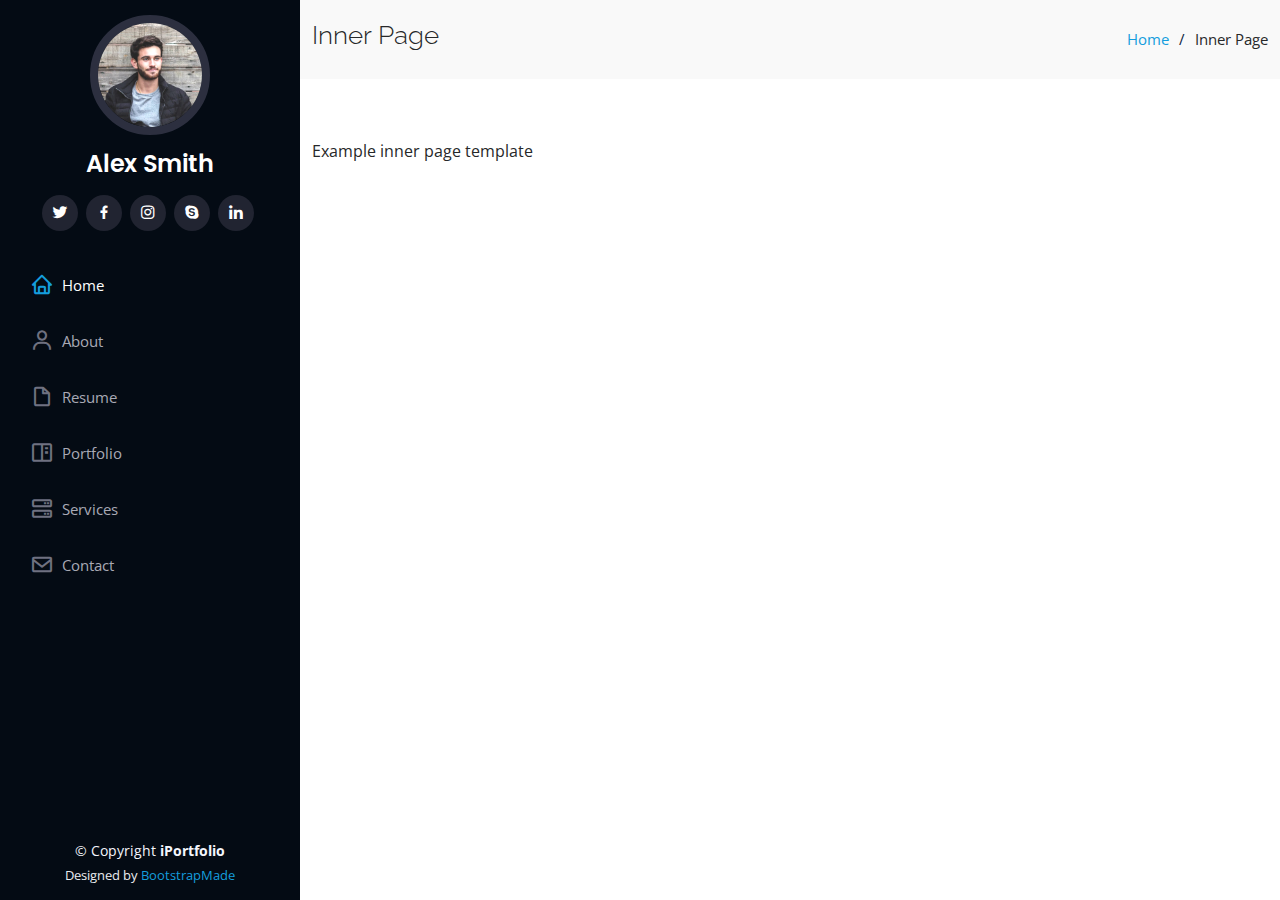
<file: inner-page.html>
<!DOCTYPE html>
<html lang="en">

<head>
  <meta charset="utf-8">
  <meta content="width=device-width, initial-scale=1.0" name="viewport">

  <title>Inner Page - iPortfolio Bootstrap Template</title>
  <meta content="" name="description">
  <meta content="" name="keywords">

  <!-- Favicons -->
  <link href="assets/img/favicon.png" rel="icon">
  <link href="assets/img/apple-touch-icon.png" rel="apple-touch-icon">

  <!-- Google Fonts -->
  <link href="https://fonts.googleapis.com/css?family=Open+Sans:300,300i,400,400i,600,600i,700,700i|Raleway:300,300i,400,400i,500,500i,600,600i,700,700i|Poppins:300,300i,400,400i,500,500i,600,600i,700,700i" rel="stylesheet">

  <!-- Vendor CSS Files -->
  <link href="assets/vendor/aos/aos.css" rel="stylesheet">
  <link href="assets/vendor/bootstrap/css/bootstrap.min.css" rel="stylesheet">
  <link href="assets/vendor/bootstrap-icons/bootstrap-icons.css" rel="stylesheet">
  <link href="assets/vendor/boxicons/css/boxicons.min.css" rel="stylesheet">
  <link href="assets/vendor/glightbox/css/glightbox.min.css" rel="stylesheet">
  <link href="assets/vendor/swiper/swiper-bundle.min.css" rel="stylesheet">

  <!-- Template Main CSS File -->
  <link href="assets/css/style.css" rel="stylesheet">

  <!-- =======================================================
  * Template Name: iPortfolio - v3.9.1
  * Template URL: https://bootstrapmade.com/iportfolio-bootstrap-portfolio-websites-template/
  * Author: BootstrapMade.com
  * License: https://bootstrapmade.com/license/
  ======================================================== -->
</head>

<body>

  <!-- ======= Mobile nav toggle button ======= -->
  <i class="bi bi-list mobile-nav-toggle d-xl-none"></i>

  <!-- ======= Header ======= -->
  <header id="header">
    <div class="d-flex flex-column">

      <div class="profile">
        <img src="assets/img/profile-img.jpg" alt="" class="img-fluid rounded-circle">
        <h1 class="text-light"><a href="index.html">Alex Smith</a></h1>
        <div class="social-links mt-3 text-center">
          <a href="#" class="twitter"><i class="bx bxl-twitter"></i></a>
          <a href="#" class="facebook"><i class="bx bxl-facebook"></i></a>
          <a href="#" class="instagram"><i class="bx bxl-instagram"></i></a>
          <a href="#" class="google-plus"><i class="bx bxl-skype"></i></a>
          <a href="#" class="linkedin"><i class="bx bxl-linkedin"></i></a>
        </div>
      </div>

      <nav id="navbar" class="nav-menu navbar">
        <ul>
          <li><a href="#hero" class="nav-link scrollto active"><i class="bx bx-home"></i> <span>Home</span></a></li>
          <li><a href="#about" class="nav-link scrollto"><i class="bx bx-user"></i> <span>About</span></a></li>
          <li><a href="#resume" class="nav-link scrollto"><i class="bx bx-file-blank"></i> <span>Resume</span></a></li>
          <li><a href="#portfolio" class="nav-link scrollto"><i class="bx bx-book-content"></i> <span>Portfolio</span></a></li>
          <li><a href="#services" class="nav-link scrollto"><i class="bx bx-server"></i> <span>Services</span></a></li>
          <li><a href="#contact" class="nav-link scrollto"><i class="bx bx-envelope"></i> <span>Contact</span></a></li>
        </ul>
      </nav><!-- .nav-menu -->
    </div>
  </header><!-- End Header -->

  <main id="main">

    <!-- ======= Breadcrumbs ======= -->
    <section class="breadcrumbs">
      <div class="container">

        <div class="d-flex justify-content-between align-items-center">
          <h2>Inner Page</h2>
          <ol>
            <li><a href="index.html">Home</a></li>
            <li>Inner Page</li>
          </ol>
        </div>

      </div>
    </section><!-- End Breadcrumbs -->

    <section class="inner-page">
      <div class="container">
        <p>
          Example inner page template
        </p>
      </div>
    </section>

  </main><!-- End #main -->

  <!-- ======= Footer ======= -->
  <footer id="footer">
    <div class="container">
      <div class="copyright">
        &copy; Copyright <strong><span>iPortfolio</span></strong>
      </div>
      <div class="credits">
        <!-- All the links in the footer should remain intact. -->
        <!-- You can delete the links only if you purchased the pro version. -->
        <!-- Licensing information: https://bootstrapmade.com/license/ -->
        <!-- Purchase the pro version with working PHP/AJAX contact form: https://bootstrapmade.com/iportfolio-bootstrap-portfolio-websites-template/ -->
        Designed by <a href="https://bootstrapmade.com/">BootstrapMade</a>
      </div>
    </div>
  </footer><!-- End  Footer -->

  <a href="#" class="back-to-top d-flex align-items-center justify-content-center"><i class="bi bi-arrow-up-short"></i></a>

  <!-- Vendor JS Files -->
  <script src="assets/vendor/purecounter/purecounter_vanilla.js"></script>
  <script src="assets/vendor/aos/aos.js"></script>
  <script src="assets/vendor/bootstrap/js/bootstrap.bundle.min.js"></script>
  <script src="assets/vendor/glightbox/js/glightbox.min.js"></script>
  <script src="assets/vendor/isotope-layout/isotope.pkgd.min.js"></script>
  <script src="assets/vendor/swiper/swiper-bundle.min.js"></script>
  <script src="assets/vendor/typed.js/typed.min.js"></script>
  <script src="assets/vendor/waypoints/noframework.waypoints.js"></script>
  <script src="assets/vendor/php-email-form/validate.js"></script>

  <!-- Template Main JS File -->
  <script src="assets/js/main.js"></script>

</body>

</html>
</file>
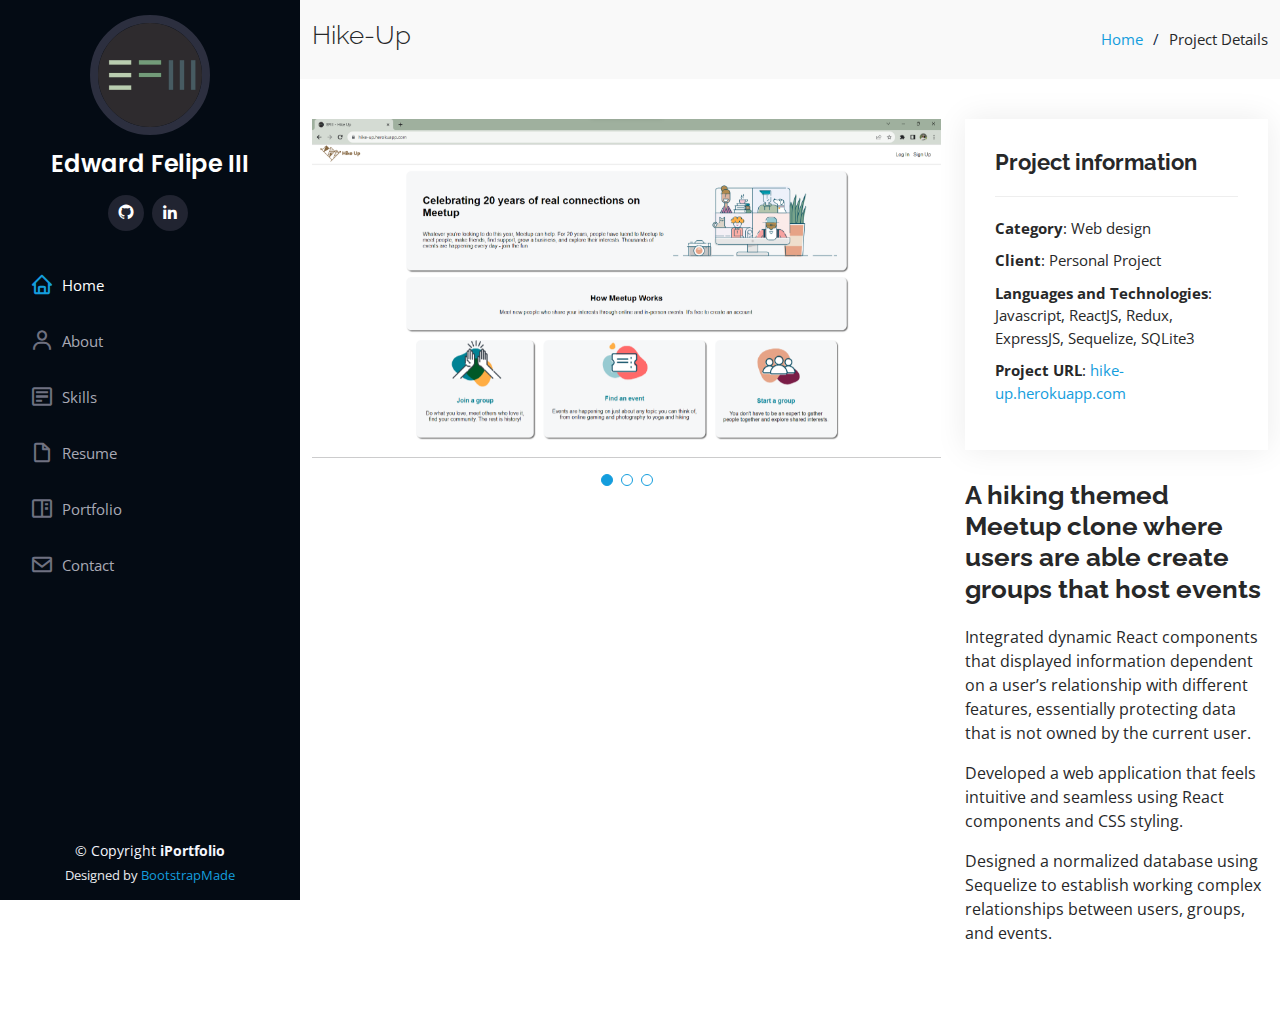
<file: portfolio-details-hike-up.html>
<!DOCTYPE html>
<html lang="en">

<head>
  <meta charset="utf-8">
  <meta content="width=device-width, initial-scale=1.0" name="viewport">

  <title>Portfolio Details - iPortfolio Bootstrap Template</title>
  <meta content="" name="description">
  <meta content="" name="keywords">

  <!-- Favicons -->
  <link href="assets/img/favicon.png" rel="icon">
  <link href="assets/img/apple-touch-icon.png" rel="apple-touch-icon">

  <!-- Google Fonts -->
  <link
    href="https://fonts.googleapis.com/css?family=Open+Sans:300,300i,400,400i,600,600i,700,700i|Raleway:300,300i,400,400i,500,500i,600,600i,700,700i|Poppins:300,300i,400,400i,500,500i,600,600i,700,700i"
    rel="stylesheet">

  <!-- Vendor CSS Files -->
  <link href="assets/vendor/aos/aos.css" rel="stylesheet">
  <link href="assets/vendor/bootstrap/css/bootstrap.min.css" rel="stylesheet">
  <link href="assets/vendor/bootstrap-icons/bootstrap-icons.css" rel="stylesheet">
  <link href="assets/vendor/boxicons/css/boxicons.min.css" rel="stylesheet">
  <link href="assets/vendor/glightbox/css/glightbox.min.css" rel="stylesheet">
  <link href="assets/vendor/swiper/swiper-bundle.min.css" rel="stylesheet">

  <!-- Template Main CSS File -->
  <link href="assets/css/style.css" rel="stylesheet">

  <!-- =======================================================
  * Template Name: iPortfolio - v3.9.1
  * Template URL: https://bootstrapmade.com/iportfolio-bootstrap-portfolio-websites-template/
  * Author: BootstrapMade.com
  * License: https://bootstrapmade.com/license/
  ======================================================== -->
</head>

<body>

  <!-- ======= Mobile nav toggle button ======= -->
  <i class="bi bi-list mobile-nav-toggle d-xl-none"></i>

  <!-- ======= Header ======= -->
  <header id="header">
    <div class="d-flex flex-column">

      <div class="profile">
        <img src="assets/img/my-portfolio/logo-dark-square.png" alt="" class="img-fluid rounded-circle">
        <h1 class="text-light"><a href="index.html">Edward Felipe III</a></h1>
        <div class="social-links mt-3 text-center">
          <a href="https://github.com/E-F-III" target="_blank" class="github"><i class='bx bxl-github'></i></a>
          <a href="https://www.linkedin.com/in/efiii/" target="_blank" class="linkedin"><i
              class="bx bxl-linkedin"></i></a>
        </div>
      </div>

      <nav id="navbar" class="nav-menu navbar">
        <ul>
          <li><a href="index.html#hero" class="nav-link scrollto active"><i class="bx bx-home"></i> <span>Home</span></a></li>
          <li><a href="index.html#about" class="nav-link scrollto"><i class="bx bx-user"></i> <span>About</span></a></li>
          <li><a href="index.html#skills" class="nav-link scrollto"><i class="bx bx-detail"></i> <span>Skills</span></a></li>
          <li><a href="index.html#resume" class="nav-link scrollto"><i class="bx bx-file-blank"></i> <span>Resume</span></a></li>
          <li><a href="index.html#portfolio" class="nav-link scrollto"><i
                class="bx bx-book-content"></i><span>Portfolio</span></a></li>
          <li><a href="index.html#contact" class="nav-link scrollto"><i class="bx bx-envelope"></i> <span>Contact</span></a></li>
        </ul>
      </nav><!-- .nav-menu -->
    </div>
  </header><!-- End Header -->

  <main id="main">

    <!-- ======= Breadcrumbs ======= -->
    <section id="breadcrumbs" class="breadcrumbs">
      <div class="container">

        <div class="d-flex justify-content-between align-items-center">
          <h2>Hike-Up</h2>
          <ol>
            <li><a href="index.html">Home</a></li>
            <li>Project Details</li>
          </ol>
        </div>

      </div>
    </section><!-- End Breadcrumbs -->

    <!-- ======= Portfolio Details Section ======= -->
    <section id="portfolio-details" class="portfolio-details">
      <div class="container">

        <div class="row gy-4">

          <div class="col-lg-8">
            <div class="portfolio-details-slider swiper">
              <div class="swiper-wrapper align-items-center">

                <div class="swiper-slide">
                  <img src="assets/img/my-portfolio/project-screenshots/hike-up-splash.png" alt="">
                </div>

                <div class="swiper-slide">
                  <img src="assets/img/my-portfolio/project-screenshots/hike-up-events-and-groups.png" alt="">
                </div>

                <div class="swiper-slide">
                  <img src="assets/img/my-portfolio/project-screenshots/hike-up-events-of-groups.png" alt="">
                </div>

              </div>
              <div class="swiper-pagination"></div>
            </div>
          </div>

          <div class="col-lg-4">
            <div class="portfolio-info">
              <h3>Project information</h3>
              <ul>
                <li><strong>Category</strong>: Web design</li>
                <li><strong>Client</strong>: Personal Project</li>
                <li><strong>Languages and Technologies</strong>: Javascript, ReactJS, Redux, ExpressJS, Sequelize,
                  SQLite3</li>
                <li><strong>Project URL</strong>: <a href="https://hike-up.herokuapp.com/"
                    target="_blank">hike-up.herokuapp.com</a></li>
              </ul>
            </div>
            <div class="portfolio-description">
              <h2>A hiking themed Meetup clone where users are able create groups that host events</h2>
              <p>
                Integrated dynamic React components that displayed information dependent on a user’s relationship with
                different features, essentially protecting data that is not owned by the current user.
              </p>
              <p>
                Developed a web application that feels intuitive and seamless using React components and CSS styling.
              </p>
              <p>
                Designed a normalized database using Sequelize to establish working complex relationships between users,
                groups, and events.
              </p>

            </div>
          </div>

        </div>

      </div>
    </section><!-- End Portfolio Details Section -->

  </main><!-- End #main -->

  <!-- ======= Footer ======= -->
  <footer id="footer">
    <div class="container">
      <div class="copyright">
        &copy; Copyright <strong><span>iPortfolio</span></strong>
      </div>
      <div class="credits">
        <!-- All the links in the footer should remain intact. -->
        <!-- You can delete the links only if you purchased the pro version. -->
        <!-- Licensing information: https://bootstrapmade.com/license/ -->
        <!-- Purchase the pro version with working PHP/AJAX contact form: https://bootstrapmade.com/iportfolio-bootstrap-portfolio-websites-template/ -->
        Designed by <a href="https://bootstrapmade.com/">BootstrapMade</a>
      </div>
    </div>
  </footer><!-- End  Footer -->

  <a href="#" class="back-to-top d-flex align-items-center justify-content-center"><i
      class="bi bi-arrow-up-short"></i></a>

  <!-- Vendor JS Files -->
  <script src="assets/vendor/purecounter/purecounter_vanilla.js"></script>
  <script src="assets/vendor/aos/aos.js"></script>
  <script src="assets/vendor/bootstrap/js/bootstrap.bundle.min.js"></script>
  <script src="assets/vendor/glightbox/js/glightbox.min.js"></script>
  <script src="assets/vendor/isotope-layout/isotope.pkgd.min.js"></script>
  <script src="assets/vendor/swiper/swiper-bundle.min.js"></script>
  <script src="assets/vendor/typed.js/typed.min.js"></script>
  <script src="assets/vendor/waypoints/noframework.waypoints.js"></script>
  <script src="assets/vendor/php-email-form/validate.js"></script>

  <!-- Template Main JS File -->
  <script src="assets/js/main.js"></script>

</body>

</html>
</file>
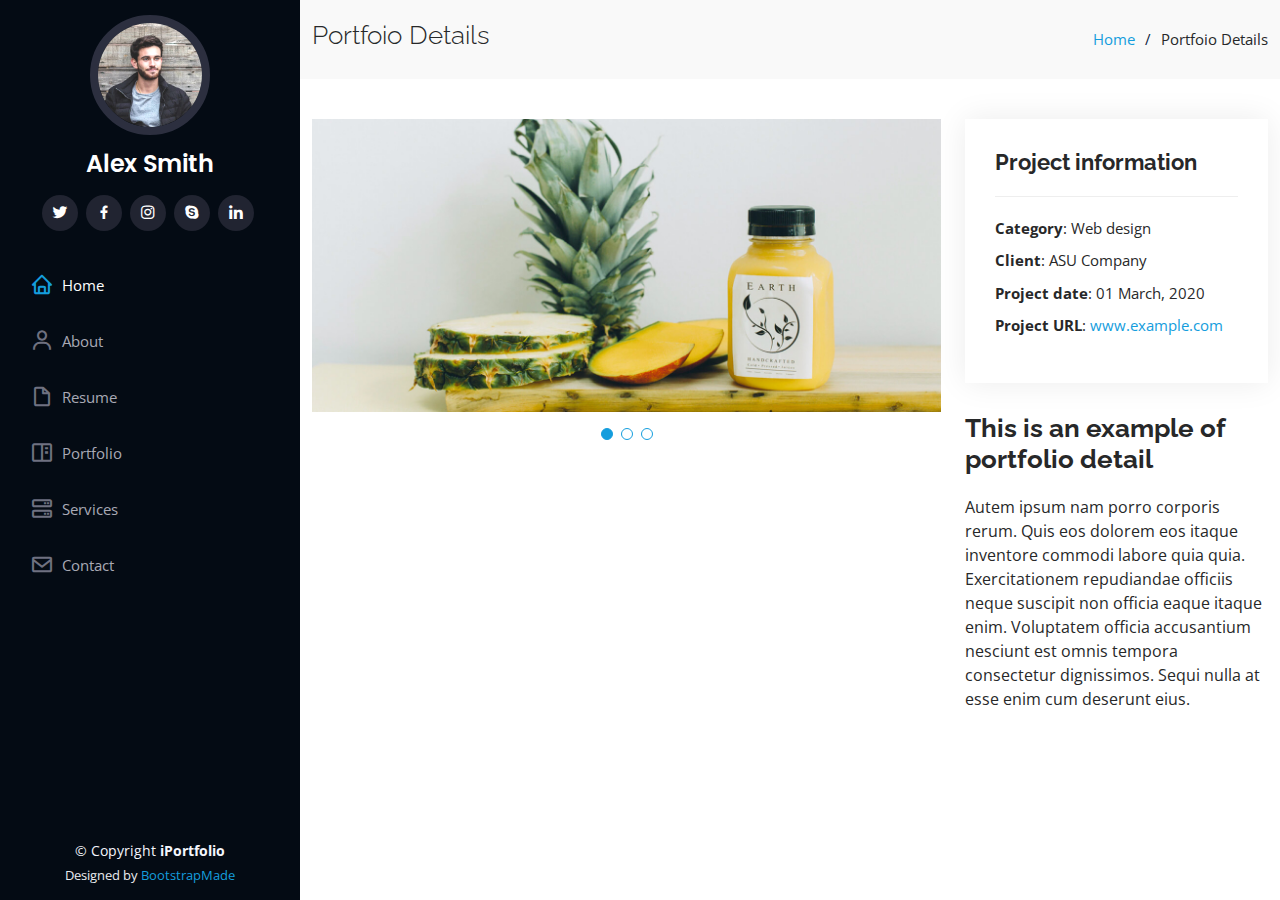
<file: portfolio-details-leinter-scape.html>
<!DOCTYPE html>
<html lang="en">

<head>
  <meta charset="utf-8">
  <meta content="width=device-width, initial-scale=1.0" name="viewport">

  <title>Portfolio Details - iPortfolio Bootstrap Template</title>
  <meta content="" name="description">
  <meta content="" name="keywords">

  <!-- Favicons -->
  <link href="assets/img/favicon.png" rel="icon">
  <link href="assets/img/apple-touch-icon.png" rel="apple-touch-icon">

  <!-- Google Fonts -->
  <link href="https://fonts.googleapis.com/css?family=Open+Sans:300,300i,400,400i,600,600i,700,700i|Raleway:300,300i,400,400i,500,500i,600,600i,700,700i|Poppins:300,300i,400,400i,500,500i,600,600i,700,700i" rel="stylesheet">

  <!-- Vendor CSS Files -->
  <link href="assets/vendor/aos/aos.css" rel="stylesheet">
  <link href="assets/vendor/bootstrap/css/bootstrap.min.css" rel="stylesheet">
  <link href="assets/vendor/bootstrap-icons/bootstrap-icons.css" rel="stylesheet">
  <link href="assets/vendor/boxicons/css/boxicons.min.css" rel="stylesheet">
  <link href="assets/vendor/glightbox/css/glightbox.min.css" rel="stylesheet">
  <link href="assets/vendor/swiper/swiper-bundle.min.css" rel="stylesheet">

  <!-- Template Main CSS File -->
  <link href="assets/css/style.css" rel="stylesheet">

  <!-- =======================================================
  * Template Name: iPortfolio - v3.9.1
  * Template URL: https://bootstrapmade.com/iportfolio-bootstrap-portfolio-websites-template/
  * Author: BootstrapMade.com
  * License: https://bootstrapmade.com/license/
  ======================================================== -->
</head>

<body>

  <!-- ======= Mobile nav toggle button ======= -->
  <i class="bi bi-list mobile-nav-toggle d-xl-none"></i>

  <!-- ======= Header ======= -->
  <header id="header">
    <div class="d-flex flex-column">

      <div class="profile">
        <img src="assets/img/profile-img.jpg" alt="" class="img-fluid rounded-circle">
        <h1 class="text-light"><a href="index.html">Alex Smith</a></h1>
        <div class="social-links mt-3 text-center">
          <a href="#" class="twitter"><i class="bx bxl-twitter"></i></a>
          <a href="#" class="facebook"><i class="bx bxl-facebook"></i></a>
          <a href="#" class="instagram"><i class="bx bxl-instagram"></i></a>
          <a href="#" class="google-plus"><i class="bx bxl-skype"></i></a>
          <a href="#" class="linkedin"><i class="bx bxl-linkedin"></i></a>
        </div>
      </div>

      <nav id="navbar" class="nav-menu navbar">
        <ul>
          <li><a href="#hero" class="nav-link scrollto active"><i class="bx bx-home"></i> <span>Home</span></a></li>
          <li><a href="#about" class="nav-link scrollto"><i class="bx bx-user"></i> <span>About</span></a></li>
          <li><a href="#resume" class="nav-link scrollto"><i class="bx bx-file-blank"></i> <span>Resume</span></a></li>
          <li><a href="#portfolio" class="nav-link scrollto"><i class="bx bx-book-content"></i> <span>Portfolio</span></a></li>
          <li><a href="#services" class="nav-link scrollto"><i class="bx bx-server"></i> <span>Services</span></a></li>
          <li><a href="#contact" class="nav-link scrollto"><i class="bx bx-envelope"></i> <span>Contact</span></a></li>
        </ul>
      </nav><!-- .nav-menu -->
    </div>
  </header><!-- End Header -->

  <main id="main">

    <!-- ======= Breadcrumbs ======= -->
    <section id="breadcrumbs" class="breadcrumbs">
      <div class="container">

        <div class="d-flex justify-content-between align-items-center">
          <h2>Portfoio Details</h2>
          <ol>
            <li><a href="index.html">Home</a></li>
            <li>Portfoio Details</li>
          </ol>
        </div>

      </div>
    </section><!-- End Breadcrumbs -->

    <!-- ======= Portfolio Details Section ======= -->
    <section id="portfolio-details" class="portfolio-details">
      <div class="container">

        <div class="row gy-4">

          <div class="col-lg-8">
            <div class="portfolio-details-slider swiper">
              <div class="swiper-wrapper align-items-center">

                <div class="swiper-slide">
                  <img src="assets/img/portfolio/portfolio-details-1.jpg" alt="">
                </div>

                <div class="swiper-slide">
                  <img src="assets/img/portfolio/portfolio-details-2.jpg" alt="">
                </div>

                <div class="swiper-slide">
                  <img src="assets/img/portfolio/portfolio-details-3.jpg" alt="">
                </div>

              </div>
              <div class="swiper-pagination"></div>
            </div>
          </div>

          <div class="col-lg-4">
            <div class="portfolio-info">
              <h3>Project information</h3>
              <ul>
                <li><strong>Category</strong>: Web design</li>
                <li><strong>Client</strong>: ASU Company</li>
                <li><strong>Project date</strong>: 01 March, 2020</li>
                <li><strong>Project URL</strong>: <a href="#">www.example.com</a></li>
              </ul>
            </div>
            <div class="portfolio-description">
              <h2>This is an example of portfolio detail</h2>
              <p>
                Autem ipsum nam porro corporis rerum. Quis eos dolorem eos itaque inventore commodi labore quia quia. Exercitationem repudiandae officiis neque suscipit non officia eaque itaque enim. Voluptatem officia accusantium nesciunt est omnis tempora consectetur dignissimos. Sequi nulla at esse enim cum deserunt eius.
              </p>
            </div>
          </div>

        </div>

      </div>
    </section><!-- End Portfolio Details Section -->

  </main><!-- End #main -->

  <!-- ======= Footer ======= -->
  <footer id="footer">
    <div class="container">
      <div class="copyright">
        &copy; Copyright <strong><span>iPortfolio</span></strong>
      </div>
      <div class="credits">
        <!-- All the links in the footer should remain intact. -->
        <!-- You can delete the links only if you purchased the pro version. -->
        <!-- Licensing information: https://bootstrapmade.com/license/ -->
        <!-- Purchase the pro version with working PHP/AJAX contact form: https://bootstrapmade.com/iportfolio-bootstrap-portfolio-websites-template/ -->
        Designed by <a href="https://bootstrapmade.com/">BootstrapMade</a>
      </div>
    </div>
  </footer><!-- End  Footer -->

  <a href="#" class="back-to-top d-flex align-items-center justify-content-center"><i class="bi bi-arrow-up-short"></i></a>

  <!-- Vendor JS Files -->
  <script src="assets/vendor/purecounter/purecounter_vanilla.js"></script>
  <script src="assets/vendor/aos/aos.js"></script>
  <script src="assets/vendor/bootstrap/js/bootstrap.bundle.min.js"></script>
  <script src="assets/vendor/glightbox/js/glightbox.min.js"></script>
  <script src="assets/vendor/isotope-layout/isotope.pkgd.min.js"></script>
  <script src="assets/vendor/swiper/swiper-bundle.min.js"></script>
  <script src="assets/vendor/typed.js/typed.min.js"></script>
  <script src="assets/vendor/waypoints/noframework.waypoints.js"></script>
  <script src="assets/vendor/php-email-form/validate.js"></script>

  <!-- Template Main JS File -->
  <script src="assets/js/main.js"></script>

</body>

</html>
</file>
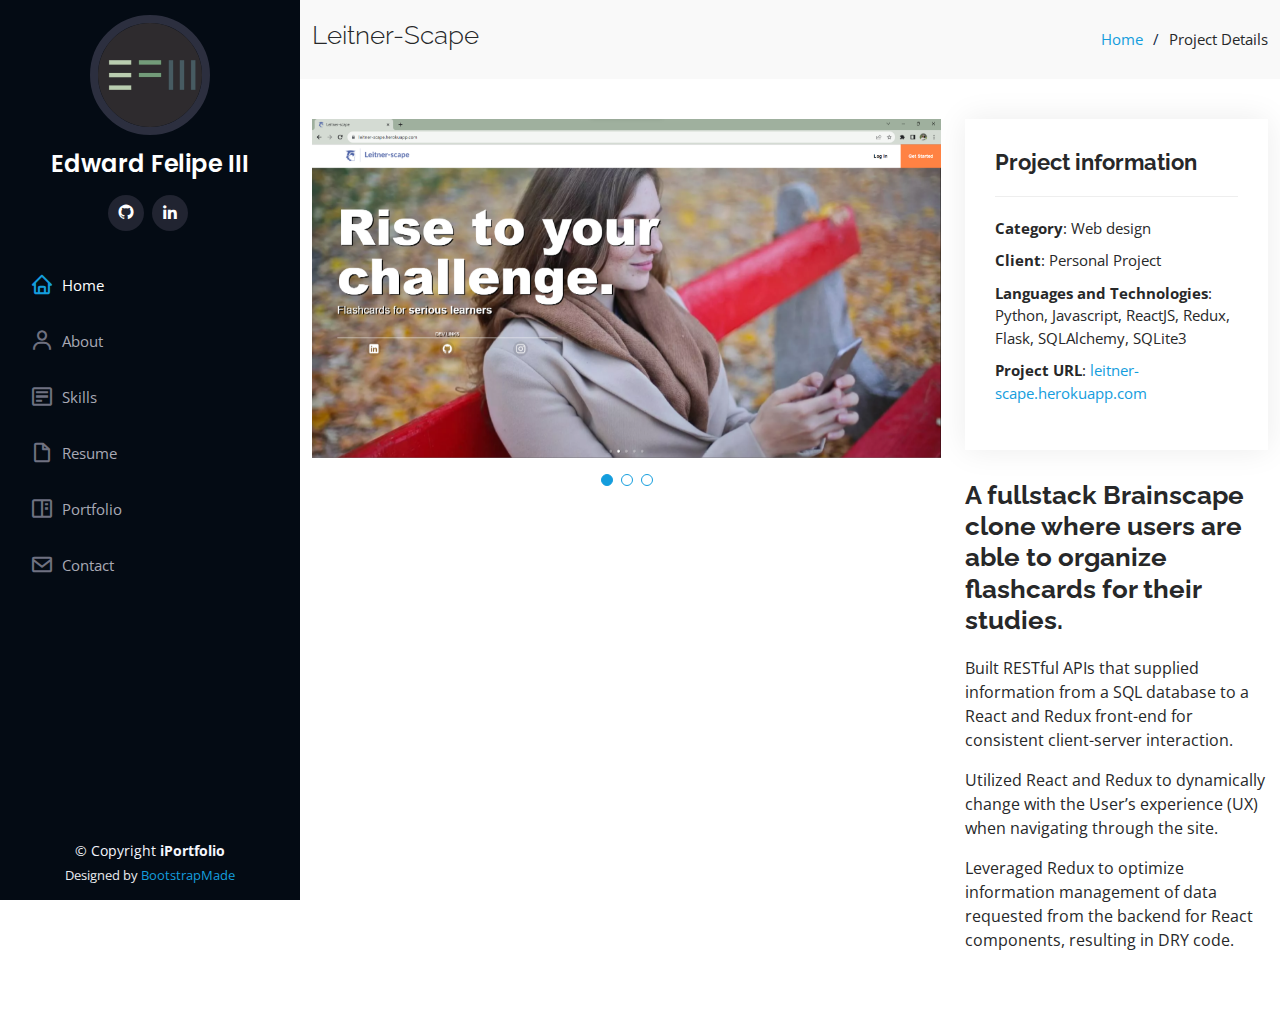
<file: portfolio-details-leitner-scape.html>
<!DOCTYPE html>
<html lang="en">

<head>
  <meta charset="utf-8">
  <meta content="width=device-width, initial-scale=1.0" name="viewport">

  <title>Portfolio Details - iPortfolio Bootstrap Template</title>
  <meta content="" name="description">
  <meta content="" name="keywords">

  <!-- Favicons -->
  <link href="assets/img/favicon.png" rel="icon">
  <link href="assets/img/apple-touch-icon.png" rel="apple-touch-icon">

  <!-- Google Fonts -->
  <link
    href="https://fonts.googleapis.com/css?family=Open+Sans:300,300i,400,400i,600,600i,700,700i|Raleway:300,300i,400,400i,500,500i,600,600i,700,700i|Poppins:300,300i,400,400i,500,500i,600,600i,700,700i"
    rel="stylesheet">

  <!-- Vendor CSS Files -->
  <link href="assets/vendor/aos/aos.css" rel="stylesheet">
  <link href="assets/vendor/bootstrap/css/bootstrap.min.css" rel="stylesheet">
  <link href="assets/vendor/bootstrap-icons/bootstrap-icons.css" rel="stylesheet">
  <link href="assets/vendor/boxicons/css/boxicons.min.css" rel="stylesheet">
  <link href="assets/vendor/glightbox/css/glightbox.min.css" rel="stylesheet">
  <link href="assets/vendor/swiper/swiper-bundle.min.css" rel="stylesheet">

  <!-- Template Main CSS File -->
  <link href="assets/css/style.css" rel="stylesheet">

  <!-- =======================================================
  * Template Name: iPortfolio - v3.9.1
  * Template URL: https://bootstrapmade.com/iportfolio-bootstrap-portfolio-websites-template/
  * Author: BootstrapMade.com
  * License: https://bootstrapmade.com/license/
  ======================================================== -->
</head>

<body>

  <!-- ======= Mobile nav toggle button ======= -->
  <i class="bi bi-list mobile-nav-toggle d-xl-none"></i>

  <!-- ======= Header ======= -->
  <header id="header">
    <div class="d-flex flex-column">

      <div class="profile">
        <img src="assets/img/my-portfolio/logo-dark-square.png" alt="" class="img-fluid rounded-circle">
        <h1 class="text-light"><a href="index.html">Edward Felipe III</a></h1>
        <div class="social-links mt-3 text-center">
          <a href="https://github.com/E-F-III" target="_blank" class="github"><i class='bx bxl-github'></i></a>
          <a href="https://www.linkedin.com/in/efiii/" target="_blank" class="linkedin"><i
              class="bx bxl-linkedin"></i></a>
        </div>
      </div>

      <nav id="navbar" class="nav-menu navbar">
        <ul>
          <li><a href="index.html#hero" class="nav-link scrollto active"><i class="bx bx-home"></i> <span>Home</span></a></li>
          <li><a href="index.html#about" class="nav-link scrollto"><i class="bx bx-user"></i> <span>About</span></a></li>
          <li><a href="index.html#skills" class="nav-link scrollto"><i class="bx bx-detail"></i> <span>Skills</span></a></li>
          <li><a href="index.html#resume" class="nav-link scrollto"><i class="bx bx-file-blank"></i> <span>Resume</span></a></li>
          <li><a href="index.html#portfolio" class="nav-link scrollto"><i
                class="bx bx-book-content"></i><span>Portfolio</span></a></li>
          <li><a href="index.html#contact" class="nav-link scrollto"><i class="bx bx-envelope"></i> <span>Contact</span></a></li>
        </ul>
      </nav><!-- .nav-menu -->
    </div>
  </header><!-- End Header -->

  <main id="main">

    <!-- ======= Breadcrumbs ======= -->
    <section id="breadcrumbs" class="breadcrumbs">
      <div class="container">

        <div class="d-flex justify-content-between align-items-center">
          <h2>Leitner-Scape</h2>
          <ol>
            <li><a href="index.html">Home</a></li>
            <li>Project Details</li>
          </ol>
        </div>
      </div>
    </section><!-- End Breadcrumbs -->

    <!-- ======= Portfolio Details Section ======= -->
    <section id="portfolio-details" class="portfolio-details">
      <div class="container">

        <div class="row gy-4">

          <div class="col-lg-8">
            <div class="portfolio-details-slider swiper">
              <div class="swiper-wrapper align-items-center">

                <div class="swiper-slide">
                  <img src="assets/img/my-portfolio/project-screenshots/leitner-scape-splash.png" alt="">
                </div>

                <div class="swiper-slide">
                  <img src="assets/img/my-portfolio/project-screenshots/leitner-scape-classes-and-decks.png" alt="">
                </div>

                <div class="swiper-slide">
                  <img src="assets/img/my-portfolio/project-screenshots/leitner-scape-card-preview.png" alt="">
                </div>

              </div>
              <div class="swiper-pagination"></div>
            </div>
          </div>

          <div class="col-lg-4">
            <div class="portfolio-info">
              <h3>Project information</h3>
              <ul>
                <li><strong>Category</strong>: Web design</li>
                <li><strong>Client</strong>: Personal Project</li>
                <li><strong>Languages and Technologies</strong>: Python, Javascript, ReactJS, Redux, Flask, SQLAlchemy,
                  SQLite3</li>
                <li><strong>Project URL</strong>: <a href="https://leitner-scape.herokuapp.com/"
                    target="_blank">leitner-scape.herokuapp.com</a></li>
              </ul>
            </div>
            <div class="portfolio-description">
              <h2>A fullstack Brainscape clone where users are able to organize flashcards for their studies.</h2>
              <p>
                Built RESTful APIs that supplied information from a SQL database to a React and Redux front-end for
                consistent client-server interaction.
              </p>
              <p>
                Utilized React and Redux to dynamically change with the User’s experience (UX) when navigating through
                the site.
              </p>
              <p>
                Leveraged Redux to optimize information management of data requested from the backend for React
                components, resulting in DRY code.
              </p>

            </div>
          </div>

        </div>

      </div>
    </section><!-- End Portfolio Details Section -->

  </main><!-- End #main -->

  <!-- ======= Footer ======= -->
  <footer id="footer">
    <div class="container">
      <div class="copyright">
        &copy; Copyright <strong><span>iPortfolio</span></strong>
      </div>
      <div class="credits">
        <!-- All the links in the footer should remain intact. -->
        <!-- You can delete the links only if you purchased the pro version. -->
        <!-- Licensing information: https://bootstrapmade.com/license/ -->
        <!-- Purchase the pro version with working PHP/AJAX contact form: https://bootstrapmade.com/iportfolio-bootstrap-portfolio-websites-template/ -->
        Designed by <a href="https://bootstrapmade.com/">BootstrapMade</a>
      </div>
    </div>
  </footer><!-- End  Footer -->

  <a href="#" class="back-to-top d-flex align-items-center justify-content-center"><i
      class="bi bi-arrow-up-short"></i></a>

  <!-- Vendor JS Files -->
  <script src="assets/vendor/purecounter/purecounter_vanilla.js"></script>
  <script src="assets/vendor/aos/aos.js"></script>
  <script src="assets/vendor/bootstrap/js/bootstrap.bundle.min.js"></script>
  <script src="assets/vendor/glightbox/js/glightbox.min.js"></script>
  <script src="assets/vendor/isotope-layout/isotope.pkgd.min.js"></script>
  <script src="assets/vendor/swiper/swiper-bundle.min.js"></script>
  <script src="assets/vendor/typed.js/typed.min.js"></script>
  <script src="assets/vendor/waypoints/noframework.waypoints.js"></script>
  <script src="assets/vendor/php-email-form/validate.js"></script>

  <!-- Template Main JS File -->
  <script src="assets/js/main.js"></script>

</body>

</html>
</file>
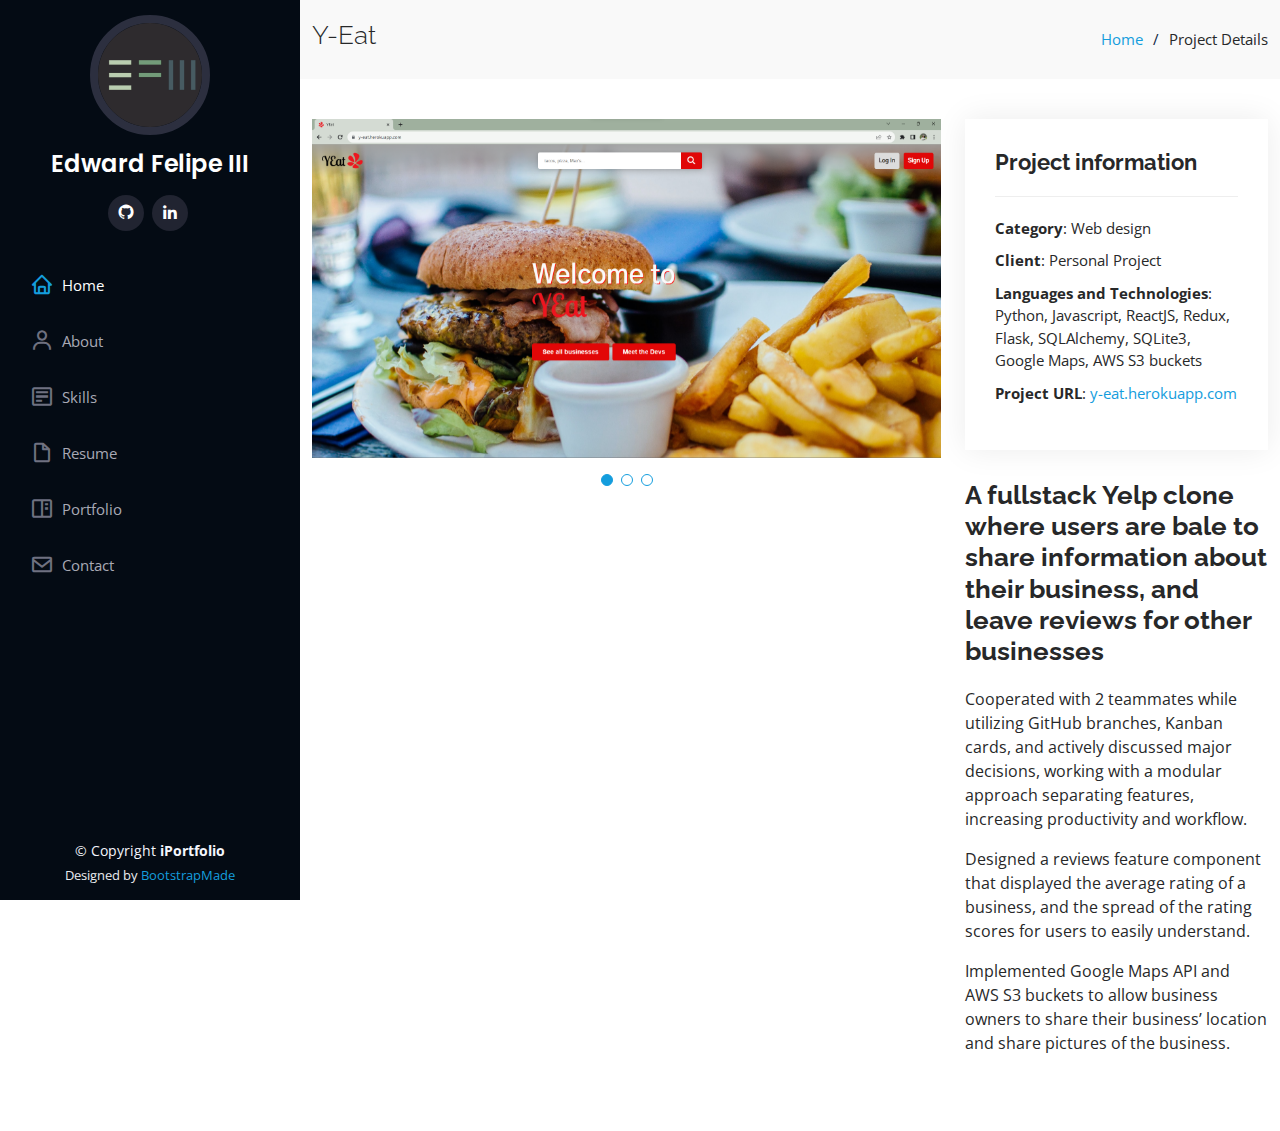
<file: portfolio-details-yeat.html>
<!DOCTYPE html>
<html lang="en">

<head>
  <meta charset="utf-8">
  <meta content="width=device-width, initial-scale=1.0" name="viewport">

  <title>Portfolio Details - iPortfolio Bootstrap Template</title>
  <meta content="" name="description">
  <meta content="" name="keywords">

  <!-- Favicons -->
  <link href="assets/img/favicon.png" rel="icon">
  <link href="assets/img/apple-touch-icon.png" rel="apple-touch-icon">

  <!-- Google Fonts -->
  <link
    href="https://fonts.googleapis.com/css?family=Open+Sans:300,300i,400,400i,600,600i,700,700i|Raleway:300,300i,400,400i,500,500i,600,600i,700,700i|Poppins:300,300i,400,400i,500,500i,600,600i,700,700i"
    rel="stylesheet">

  <!-- Vendor CSS Files -->
  <link href="assets/vendor/aos/aos.css" rel="stylesheet">
  <link href="assets/vendor/bootstrap/css/bootstrap.min.css" rel="stylesheet">
  <link href="assets/vendor/bootstrap-icons/bootstrap-icons.css" rel="stylesheet">
  <link href="assets/vendor/boxicons/css/boxicons.min.css" rel="stylesheet">
  <link href="assets/vendor/glightbox/css/glightbox.min.css" rel="stylesheet">
  <link href="assets/vendor/swiper/swiper-bundle.min.css" rel="stylesheet">

  <!-- Template Main CSS File -->
  <link href="assets/css/style.css" rel="stylesheet">

  <!-- =======================================================
  * Template Name: iPortfolio - v3.9.1
  * Template URL: https://bootstrapmade.com/iportfolio-bootstrap-portfolio-websites-template/
  * Author: BootstrapMade.com
  * License: https://bootstrapmade.com/license/
  ======================================================== -->
</head>

<body>

  <!-- ======= Mobile nav toggle button ======= -->
  <i class="bi bi-list mobile-nav-toggle d-xl-none"></i>

  <!-- ======= Header ======= -->
  <header id="header">
    <div class="d-flex flex-column">

      <div class="profile">
        <img src="assets/img/my-portfolio/logo-dark-square.png" alt="" class="img-fluid rounded-circle">
        <h1 class="text-light"><a href="index.html">Edward Felipe III</a></h1>
        <div class="social-links mt-3 text-center">
          <a href="https://github.com/E-F-III" target="_blank" class="github"><i class='bx bxl-github'></i></a>
          <a href="https://www.linkedin.com/in/efiii/" target="_blank" class="linkedin"><i
              class="bx bxl-linkedin"></i></a>
        </div>
      </div>

      <nav id="navbar" class="nav-menu navbar">
        <ul>
          <li><a href="index.html#hero" class="nav-link scrollto active"><i class="bx bx-home"></i> <span>Home</span></a></li>
          <li><a href="index.html#about" class="nav-link scrollto"><i class="bx bx-user"></i> <span>About</span></a></li>
          <li><a href="index.html#skills" class="nav-link scrollto"><i class="bx bx-detail"></i> <span>Skills</span></a></li>
          <li><a href="index.html#resume" class="nav-link scrollto"><i class="bx bx-file-blank"></i> <span>Resume</span></a></li>
          <li><a href="index.html#portfolio" class="nav-link scrollto"><i
                class="bx bx-book-content"></i><span>Portfolio</span></a></li>
          <li><a href="index.html#contact" class="nav-link scrollto"><i class="bx bx-envelope"></i> <span>Contact</span></a></li>
        </ul>
      </nav><!-- .nav-menu -->
    </div>
  </header><!-- End Header -->

  <main id="main">

    <!-- ======= Breadcrumbs ======= -->
    <section id="breadcrumbs" class="breadcrumbs">
      <div class="container">

        <div class="d-flex justify-content-between align-items-center">
          <h2>Y-Eat</h2>
          <ol>
            <li><a href="index.html">Home</a></li>
            <li>Project Details</li>
          </ol>
        </div>

      </div>
    </section><!-- End Breadcrumbs -->

    <!-- ======= Portfolio Details Section ======= -->
    <section id="portfolio-details" class="portfolio-details">
      <div class="container">

        <div class="row gy-4">

          <div class="col-lg-8">
            <div class="portfolio-details-slider swiper">
              <div class="swiper-wrapper align-items-center">

                <div class="swiper-slide">
                  <img src="assets/img/my-portfolio/project-screenshots/y-eat-splash.png" alt="">
                </div>

                <div class="swiper-slide">
                  <img src="assets/img/my-portfolio/project-screenshots/y-eat-businesses.png" alt="">
                </div>

                <div class="swiper-slide">
                  <img src="assets/img/my-portfolio/project-screenshots/y-eat-reviews.png" alt="">
                </div>

              </div>
              <div class="swiper-pagination"></div>
            </div>
          </div>

          <div class="col-lg-4">
            <div class="portfolio-info">
              <h3>Project information</h3>
              <ul>
                <li><strong>Category</strong>: Web design</li>
                <li><strong>Client</strong>: Personal Project</li>
                <li><strong>Languages and Technologies</strong>: Python, Javascript, ReactJS, Redux, Flask, SQLAlchemy, SQLite3, Google Maps, AWS S3 buckets</li>
                <li><strong>Project URL</strong>: <a href="https://y-eat.herokuapp.com/"
                    target="_blank">y-eat.herokuapp.com</a></li>
              </ul>
            </div>
            <div class="portfolio-description">
              <h2>A fullstack Yelp clone where users are bale to share information about their business, and leave
                reviews for other businesses</h2>
              <p>
                Cooperated with 2 teammates while utilizing GitHub branches, Kanban cards, and actively discussed major
                decisions, working with a modular approach separating features, increasing productivity and workflow.
              </p>
              <p>
                Designed a reviews feature component that displayed the average rating of a business, and the spread of
                the rating scores for users to easily understand.
              </p>
              <p>
                Implemented Google Maps API and AWS S3 buckets to allow business owners to share their business’
                location
                and share pictures of the business.
              </p>

            </div>
          </div>

        </div>

      </div>
    </section><!-- End Portfolio Details Section -->

  </main><!-- End #main -->

  <!-- ======= Footer ======= -->
  <footer id="footer">
    <div class="container">
      <div class="copyright">
        &copy; Copyright <strong><span>iPortfolio</span></strong>
      </div>
      <div class="credits">
        <!-- All the links in the footer should remain intact. -->
        <!-- You can delete the links only if you purchased the pro version. -->
        <!-- Licensing information: https://bootstrapmade.com/license/ -->
        <!-- Purchase the pro version with working PHP/AJAX contact form: https://bootstrapmade.com/iportfolio-bootstrap-portfolio-websites-template/ -->
        Designed by <a href="https://bootstrapmade.com/">BootstrapMade</a>
      </div>
    </div>
  </footer><!-- End  Footer -->

  <a href="#" class="back-to-top d-flex align-items-center justify-content-center"><i
      class="bi bi-arrow-up-short"></i></a>

  <!-- Vendor JS Files -->
  <script src="assets/vendor/purecounter/purecounter_vanilla.js"></script>
  <script src="assets/vendor/aos/aos.js"></script>
  <script src="assets/vendor/bootstrap/js/bootstrap.bundle.min.js"></script>
  <script src="assets/vendor/glightbox/js/glightbox.min.js"></script>
  <script src="assets/vendor/isotope-layout/isotope.pkgd.min.js"></script>
  <script src="assets/vendor/swiper/swiper-bundle.min.js"></script>
  <script src="assets/vendor/typed.js/typed.min.js"></script>
  <script src="assets/vendor/waypoints/noframework.waypoints.js"></script>
  <script src="assets/vendor/php-email-form/validate.js"></script>

  <!-- Template Main JS File -->
  <script src="assets/js/main.js"></script>

</body>

</html>
</file>
<file: assets/css/style.css>
/**
* Template Name: iPortfolio - v3.9.1
* Template URL: https://bootstrapmade.com/iportfolio-bootstrap-portfolio-websites-template/
* Author: BootstrapMade.com
* License: https://bootstrapmade.com/license/
*/

/*--------------------------------------------------------------
# General
--------------------------------------------------------------*/
body {
  font-family: "Open Sans", sans-serif;
  color: #272829;
}

a {
  color: #149ddd;
  text-decoration: none;
}

a:hover {
  color: #37b3ed;
  text-decoration: none;
}

h1,
h2,
h3,
h4,
h5,
h6 {
  font-family: "Raleway", sans-serif;
}

/*--------------------------------------------------------------
# Back to top button
--------------------------------------------------------------*/
.back-to-top {
  position: fixed;
  visibility: hidden;
  opacity: 0;
  right: 15px;
  bottom: 15px;
  z-index: 996;
  background: #149ddd;
  width: 40px;
  height: 40px;
  border-radius: 50px;
  transition: all 0.4s;
}

.back-to-top i {
  font-size: 28px;
  color: #fff;
  line-height: 0;
}

.back-to-top:hover {
  background: #2eafec;
  color: #fff;
}

.back-to-top.active {
  visibility: visible;
  opacity: 1;
}

/*--------------------------------------------------------------
# Header
--------------------------------------------------------------*/
#header {
  position: fixed;
  top: 0;
  left: 0;
  bottom: 0;
  width: 300px;
  transition: all ease-in-out 0.5s;
  z-index: 9997;
  transition: all 0.5s;
  padding: 0 15px;
  background: #040b14;
  overflow-y: auto;
}

#header .profile img {
  margin: 15px auto;
  display: block;
  width: 120px;
  border: 8px solid #2c2f3f;
}

#header .profile h1 {
  font-size: 24px;
  margin: 0;
  padding: 0;
  font-weight: 600;
  -moz-text-align-last: center;
  text-align-last: center;
  font-family: "Poppins", sans-serif;
}

#header .profile h1 a,
#header .profile h1 a:hover {
  color: #fff;
  text-decoration: none;
}

#header .profile .social-links a {
  font-size: 18px;
  display: inline-block;
  background: #212431;
  color: #fff;
  line-height: 1;
  padding: 8px 0;
  margin-right: 4px;
  border-radius: 50%;
  text-align: center;
  width: 36px;
  height: 36px;
  transition: 0.3s;
}

#header .profile .social-links a:hover {
  background: #149ddd;
  color: #fff;
  text-decoration: none;
}

#main {
  margin-left: 300px;
}

@media (max-width: 1199px) {
  #header {
    left: -300px;
  }

  #main {
    margin-left: 0;
  }
}

/*--------------------------------------------------------------
# Navigation Menu
--------------------------------------------------------------*/
/* Desktop Navigation */
.nav-menu {
  padding: 30px 0 0 0;
}

.nav-menu * {
  margin: 0;
  padding: 0;
  list-style: none;
}

.nav-menu>ul>li {
  position: relative;
  white-space: nowrap;
}

.nav-menu a,
.nav-menu a:focus {
  display: flex;
  align-items: center;
  color: #a8a9b4;
  padding: 12px 15px;
  margin-bottom: 8px;
  transition: 0.3s;
  font-size: 15px;
}

.nav-menu a i,
.nav-menu a:focus i {
  font-size: 24px;
  padding-right: 8px;
  color: #6f7180;
}

.nav-menu a:hover,
.nav-menu .active,
.nav-menu .active:focus,
.nav-menu li:hover>a {
  text-decoration: none;
  color: #fff;
}

.nav-menu a:hover i,
.nav-menu .active i,
.nav-menu .active:focus i,
.nav-menu li:hover>a i {
  color: #149ddd;
}

/* Mobile Navigation */
.mobile-nav-toggle {
  position: fixed;
  right: 15px;
  top: 15px;
  z-index: 9998;
  border: 0;
  font-size: 24px;
  transition: all 0.4s;
  outline: none !important;
  background-color: #149ddd;
  color: #fff;
  width: 40px;
  height: 40px;
  display: inline-flex;
  align-items: center;
  justify-content: center;
  line-height: 0;
  border-radius: 50px;
  cursor: pointer;
}

.mobile-nav-active {
  overflow: hidden;
}

.mobile-nav-active #header {
  left: 0;
}

/*--------------------------------------------------------------
# Hero Section
--------------------------------------------------------------*/
#hero {
  width: 100%;
  height: 100vh;
  /* background: url("../img/my-portfolio/hero-bgv2.png") top center; */
  background: url("../img/my-portfolio/20230618_170232.jpg") top center;
  /* background: url("../img/my-portfolio/G0126421.JPG") top center; */
  background-size: cover;
}

#hero:before {
  content: "";
  background: rgba(5, 13, 24, 0.3);
  position: absolute;
  bottom: 0;
  top: 0;
  left: 0;
  right: 0;
  z-index: 1;
}

#hero .hero-container {
  position: relative;
  z-index: 2;
  min-width: 300px;
}

#hero h1 {
  margin: 0 0 10px 0;
  font-size: 64px;
  font-weight: 700;
  line-height: 56px;
  color: #fff;
}

#hero p {
  color: #fff;
  margin-bottom: 50px;
  font-size: 26px;
  font-family: "Poppins", sans-serif;
}

#hero p span {
  color: #fff;
  padding-bottom: 4px;
  letter-spacing: 1px;
  border-bottom: 3px solid #149ddd;
}

@media (min-width: 1024px) {
  #hero {
    background-attachment: fixed;
  }
}

@media (max-width: 768px) {
  #hero h1 {
    font-size: 28px;
    line-height: 36px;
  }

  #hero h2 {
    font-size: 18px;
    line-height: 24px;
    margin-bottom: 30px;
  }
}

/*--------------------------------------------------------------
# Sections General
--------------------------------------------------------------*/
section {
  padding: 60px 0;
  overflow: hidden;
}

.section-bg {
  background: #f5f8fd;
}

.section-title {
  padding-bottom: 30px;
}

.section-title h2 {
  font-size: 32px;
  font-weight: bold;
  margin-bottom: 20px;
  padding-bottom: 20px;
  position: relative;
  color: #173b6c;
}

.section-title h2::after {
  content: "";
  position: absolute;
  display: block;
  width: 50px;
  height: 3px;
  background: #149ddd;
  bottom: 0;
  left: 0;
}

.section-title p {
  margin-bottom: 0;
}

/*--------------------------------------------------------------
# About
--------------------------------------------------------------*/
.about .content h3 {
  font-weight: 700;
  font-size: 26px;
  color: #173b6c;
}

.about .content ul {
  list-style: none;
  padding: 0;
}

.about .content ul li {
  margin-bottom: 20px;
  display: flex;
  align-items: center;
}

.about .content ul strong {
  margin-right: 10px;
}

.about .content ul i {
  font-size: 16px;
  margin-right: 5px;
  color: #149ddd;
  line-height: 0;
}

.about .content p:last-child {
  margin-bottom: 0;
}

/*--------------------------------------------------------------
# Facts
--------------------------------------------------------------*/
.facts {
  padding-bottom: 30px;
}

.facts .count-box {
  padding: 30px;
  width: 100%;
}

.facts .count-box i {
  display: block;
  font-size: 44px;
  color: #149ddd;
  float: left;
  line-height: 0;
}

.facts .count-box span {
  font-size: 48px;
  line-height: 40px;
  display: block;
  font-weight: 700;
  color: #050d18;
  margin-left: 60px;
}

.facts .count-box p {
  padding: 15px 0 0 0;
  margin: 0 0 0 60px;
  font-family: "Raleway", sans-serif;
  font-size: 14px;
  color: #122f57;
}

.facts .count-box a {
  font-weight: 600;
  display: block;
  margin-top: 20px;
  color: #122f57;
  font-size: 15px;
  font-family: "Poppins", sans-serif;
  transition: ease-in-out 0.3s;
}

.facts .count-box a:hover {
  color: #1f5297;
}

/*--------------------------------------------------------------
# Akills
--------------------------------------------------------------*/
.skills .progress {
  height: 60px;
  display: block;
  background: none;
  border-radius: 0;
}

.skills .progress .skill {
  padding: 0;
  margin: 0 0 6px 0;
  text-transform: uppercase;
  display: block;
  font-weight: 600;
  font-family: "Poppins", sans-serif;
  color: #050d18;
}

.skills .progress .skill .val {
  float: right;
  font-style: normal;
}

.skills .progress-bar-wrap {
  background: #dce8f8;
  height: 10px;
}

.skills .progress-bar {
  width: 1px;
  height: 10px;
  transition: 0.9s;
  background-color: #149ddd;
}

/*--------------------------------------------------------------
# Resume
--------------------------------------------------------------*/
.resume .resume-title {
  font-size: 26px;
  font-weight: 700;
  margin-top: 20px;
  margin-bottom: 20px;
  color: #050d18;
}

.resume .resume-item {
  padding: 0 0 20px 20px;
  margin-top: -2px;
  border-left: 2px solid #1f5297;
  position: relative;
}

.resume .resume-item h4 {
  line-height: 18px;
  font-size: 18px;
  font-weight: 600;
  text-transform: uppercase;
  font-family: "Poppins", sans-serif;
  color: #050d18;
  margin-bottom: 10px;
}

.resume .resume-item h5 {
  font-size: 16px;
  background: #e4edf9;
  padding: 5px 15px;
  display: inline-block;
  font-weight: 600;
  margin-bottom: 10px;
}

.resume .resume-item ul {
  padding-left: 20px;
}

.resume .resume-item ul li {
  padding-bottom: 10px;
}

.resume .resume-item:last-child {
  padding-bottom: 0;
}

.resume .resume-item::before {
  content: "";
  position: absolute;
  width: 16px;
  height: 16px;
  border-radius: 50px;
  left: -9px;
  top: 0;
  background: #fff;
  border: 2px solid #1f5297;
}

/*--------------------------------------------------------------
# Portfolio
--------------------------------------------------------------*/
.portfolio .portfolio-item {
  margin-bottom: 30px;
}

.portfolio #portfolio-flters {
  padding: 0;
  margin: 0 auto 35px auto;
  list-style: none;
  text-align: center;
  background: #fff;
  border-radius: 50px;
  padding: 2px 15px;
}

.portfolio #portfolio-flters li {
  cursor: pointer;
  display: inline-block;
  padding: 10px 15px 8px 15px;
  font-size: 14px;
  font-weight: 600;
  line-height: 1;
  text-transform: uppercase;
  color: #272829;
  margin-bottom: 5px;
  transition: all 0.3s ease-in-out;
}

.portfolio #portfolio-flters li:hover,
.portfolio #portfolio-flters li.filter-active {
  color: #149ddd;
}

.portfolio #portfolio-flters li:last-child {
  margin-right: 0;
}

.portfolio .portfolio-wrap {
  transition: 0.3s;
  position: relative;
  overflow: hidden;
  z-index: 1;
}

.portfolio .portfolio-wrap::before {
  content: "";
  background: rgba(255, 255, 255, 0.5);
  position: absolute;
  left: 0;
  right: 0;
  top: 0;
  bottom: 0;
  transition: all ease-in-out 0.3s;
  z-index: 2;
  opacity: 0;
}

.portfolio .portfolio-wrap .portfolio-links {
  opacity: 1;
  left: 0;
  right: 0;
  bottom: -60px;
  z-index: 3;
  position: absolute;
  transition: all ease-in-out 0.3s;
  display: flex;
  justify-content: center;
}

.portfolio .portfolio-wrap .portfolio-links a {
  color: #fff;
  font-size: 28px;
  text-align: center;
  background: rgba(20, 157, 221, 0.75);
  transition: 0.3s;
  width: 50%;
}

.portfolio .portfolio-wrap .portfolio-links a:hover {
  background: rgba(20, 157, 221, 0.95);
}

.portfolio .portfolio-wrap .portfolio-links a+a {
  border-left: 1px solid #37b3ed;
}

.portfolio .portfolio-wrap:hover::before {
  top: 0;
  left: 0;
  right: 0;
  bottom: 0;
  opacity: 1;
}

.portfolio .portfolio-wrap:hover .portfolio-links {
  opacity: 1;
  bottom: 0;
}

/*--------------------------------------------------------------
# Portfolio Details
--------------------------------------------------------------*/
.portfolio-details {
  padding-top: 40px;
}

.portfolio-details .portfolio-details-slider img {
  width: 100%;
}

.portfolio-details .portfolio-details-slider .swiper-pagination {
  margin-top: 20px;
  position: relative;
}

.portfolio-details .portfolio-details-slider .swiper-pagination .swiper-pagination-bullet {
  width: 12px;
  height: 12px;
  background-color: #fff;
  opacity: 1;
  border: 1px solid #149ddd;
}

.portfolio-details .portfolio-details-slider .swiper-pagination .swiper-pagination-bullet-active {
  background-color: #149ddd;
}

.portfolio-details .portfolio-info {
  padding: 30px;
  box-shadow: 0px 0 30px rgba(5, 13, 24, 0.08);
}

.portfolio-details .portfolio-info h3 {
  font-size: 22px;
  font-weight: 700;
  margin-bottom: 20px;
  padding-bottom: 20px;
  border-bottom: 1px solid #eee;
}

.portfolio-details .portfolio-info ul {
  list-style: none;
  padding: 0;
  font-size: 15px;
}

.portfolio-details .portfolio-info ul li+li {
  margin-top: 10px;
}

.portfolio-details .portfolio-description {
  padding-top: 30px;
}

.portfolio-details .portfolio-description h2 {
  font-size: 26px;
  font-weight: 700;
  margin-bottom: 20px;
}

.portfolio-details .portfolio-description p {
  padding: 0;
}

/*--------------------------------------------------------------
# Services
--------------------------------------------------------------*/
.services .icon-box {
  margin-bottom: 20px;
}

.services .icon {
  float: left;
  display: flex;
  align-items: center;
  justify-content: center;
  width: 54px;
  height: 54px;
  background: #149ddd;
  border-radius: 50%;
  transition: 0.5s;
  border: 1px solid #149ddd;
}

.services .icon i {
  color: #fff;
  font-size: 24px;
  line-height: 0;
}

.services .icon-box:hover .icon {
  background: #fff;
}

.services .icon-box:hover .icon i {
  color: #149ddd;
}

.services .title {
  margin-left: 80px;
  font-weight: 700;
  margin-bottom: 15px;
  font-size: 18px;
}

.services .title a {
  color: #343a40;
}

.services .title a:hover {
  color: #149ddd;
}

.services .description {
  margin-left: 80px;
  line-height: 24px;
  font-size: 14px;
}

/*--------------------------------------------------------------
# Testimonials
--------------------------------------------------------------*/
.testimonials .testimonials-carousel,
.testimonials .testimonials-slider {
  overflow: hidden;
}

.testimonials .testimonial-item {
  box-sizing: content-box;
  text-align: center;
  min-height: 320px;
}

.testimonials .testimonial-item .testimonial-img {
  width: 90px;
  border-radius: 50%;
  margin: 0 auto;
}

.testimonials .testimonial-item h3 {
  font-size: 18px;
  font-weight: bold;
  margin: 10px 0 5px 0;
  color: #111;
}

.testimonials .testimonial-item h4 {
  font-size: 14px;
  color: #999;
  margin: 0;
}

.testimonials .testimonial-item .quote-icon-left,
.testimonials .testimonial-item .quote-icon-right {
  color: #c3e8fa;
  font-size: 26px;
}

.testimonials .testimonial-item .quote-icon-left {
  display: inline-block;
  left: -5px;
  position: relative;
}

.testimonials .testimonial-item .quote-icon-right {
  display: inline-block;
  right: -5px;
  position: relative;
  top: 10px;
}

.testimonials .testimonial-item p {
  font-style: italic;
  margin: 0 15px 15px 15px;
  padding: 20px;
  background: #fff;
  position: relative;
  margin-bottom: 35px;
  border-radius: 6px;
  box-shadow: 0px 2px 15px rgba(0, 0, 0, 0.1);
}

.testimonials .testimonial-item p::after {
  content: "";
  width: 0;
  height: 0;
  border-top: 20px solid #fff;
  border-right: 20px solid transparent;
  border-left: 20px solid transparent;
  position: absolute;
  bottom: -20px;
  left: calc(50% - 20px);
}

.testimonials .swiper-pagination {
  margin-top: 20px;
  position: relative;
}

.testimonials .swiper-pagination .swiper-pagination-bullet {
  width: 12px;
  height: 12px;
  background-color: #fff;
  opacity: 1;
  border: 1px solid #149ddd;
}

.testimonials .swiper-pagination .swiper-pagination-bullet-active {
  background-color: #149ddd;
}

/*--------------------------------------------------------------
# Contact
--------------------------------------------------------------*/
.contact {
  padding-bottom: 130px;
}

.contact .info {
  padding: 30px;
  background: #fff;
  width: 100%;
  box-shadow: 0 0 24px 0 rgba(0, 0, 0, 0.12);
}

.contact .info i {
  font-size: 20px;
  color: #149ddd;
  float: left;
  width: 44px;
  height: 44px;
  background: #dff3fc;
  display: flex;
  justify-content: center;
  align-items: center;
  border-radius: 50px;
  transition: all 0.3s ease-in-out;
}

.contact .info h4 {
  padding: 0 0 0 60px;
  font-size: 22px;
  font-weight: 600;
  margin-bottom: 5px;
  color: #050d18;
}

.contact .info p {
  padding: 0 0 10px 60px;
  margin-bottom: 20px;
  font-size: 14px;
  color: #173b6c;
}

.contact .info .email p {
  padding-top: 5px;
}

.contact .info .social-links {
  padding-left: 60px;
}

.contact .info .social-links a {
  font-size: 18px;
  display: inline-block;
  background: #333;
  color: #fff;
  line-height: 1;
  padding: 8px 0;
  border-radius: 50%;
  text-align: center;
  width: 36px;
  height: 36px;
  transition: 0.3s;
  margin-right: 10px;
}

.contact .info .social-links a:hover {
  background: #149ddd;
  color: #fff;
}

.contact .info .email:hover i,
.contact .info .address:hover i,
.contact .info .phone:hover i,
.contact .info .linkedin:hover i {
  background: #149ddd;
  color: #fff;
}

.contact .php-email-form {
  width: 100%;
  padding: 30px;
  background: #fff;
  box-shadow: 0 0 24px 0 rgba(0, 0, 0, 0.12);
}

.contact .php-email-form .form-group {
  padding-bottom: 8px;
}

.contact .php-email-form .validate {
  display: none;
  color: red;
  margin: 0 0 15px 0;
  font-weight: 400;
  font-size: 13px;
}

.contact .php-email-form .error-message {
  display: none;
  color: #fff;
  background: #ed3c0d;
  text-align: left;
  padding: 15px;
  font-weight: 600;
}

.contact .php-email-form .error-message br+br {
  margin-top: 25px;
}

.contact .php-email-form .sent-message {
  display: none;
  color: #fff;
  background: #18d26e;
  text-align: center;
  padding: 15px;
  font-weight: 600;
}

.contact .php-email-form .loading {
  display: none;
  background: #fff;
  text-align: center;
  padding: 15px;
}

.contact .php-email-form .loading:before {
  content: "";
  display: inline-block;
  border-radius: 50%;
  width: 24px;
  height: 24px;
  margin: 0 10px -6px 0;
  border: 3px solid #18d26e;
  border-top-color: #eee;
  -webkit-animation: animate-loading 1s linear infinite;
  animation: animate-loading 1s linear infinite;
}

.contact .php-email-form .form-group {
  margin-bottom: 15px;
}

.contact .php-email-form label {
  padding-bottom: 8px;
}

.contact .php-email-form input,
.contact .php-email-form textarea {
  border-radius: 0;
  box-shadow: none;
  font-size: 14px;
}

.contact .php-email-form input {
  height: 44px;
}

.contact .php-email-form textarea {
  padding: 10px 15px;
}

.contact .php-email-form button[type=submit] {
  background: #149ddd;
  border: 0;
  padding: 10px 24px;
  color: #fff;
  transition: 0.4s;
  border-radius: 4px;
}

.contact .php-email-form button[type=submit]:hover {
  background: #37b3ed;
}

@-webkit-keyframes animate-loading {
  0% {
    transform: rotate(0deg);
  }

  100% {
    transform: rotate(360deg);
  }
}

@keyframes animate-loading {
  0% {
    transform: rotate(0deg);
  }

  100% {
    transform: rotate(360deg);
  }
}

/*--------------------------------------------------------------
# Breadcrumbs
--------------------------------------------------------------*/
.breadcrumbs {
  padding: 20px 0;
  background: #f9f9f9;
}

.breadcrumbs h2 {
  font-size: 26px;
  font-weight: 300;
}

.breadcrumbs ol {
  display: flex;
  flex-wrap: wrap;
  list-style: none;
  padding: 0;
  margin: 0;
  font-size: 15px;
}

.breadcrumbs ol li+li {
  padding-left: 10px;
}

.breadcrumbs ol li+li::before {
  display: inline-block;
  padding-right: 10px;
  color: #0e2442;
  content: "/";
}

@media (max-width: 768px) {
  .breadcrumbs .d-flex {
    display: block !important;
  }

  .breadcrumbs ol {
    display: block;
  }

  .breadcrumbs ol li {
    display: inline-block;
  }
}

/*--------------------------------------------------------------
# Footer
--------------------------------------------------------------*/
#footer {
  padding: 15px;
  color: #f4f6fd;
  font-size: 14px;
  position: fixed;
  left: 0;
  bottom: 0;
  width: 300px;
  z-index: 9999;
  background: #040b14;
}

#footer .copyright {
  text-align: center;
}

#footer .credits {
  padding-top: 5px;
  text-align: center;
  font-size: 13px;
  color: #eaebf0;
}

@media (max-width: 1199px) {
  #footer {
    position: static;
    width: auto;
    padding-right: 20px 15px;
  }
}


/* # Additional CSS */

.skill-logo-container {
  width: 100%;
  display: flex;
  justify-content: space-around;
  padding: 20px 0px;
  flex-wrap: wrap;
}

.section-title > h3 {
  font-size: 26px;
  font-weight: 700;
  margin-top: 20px;
  margin-bottom: 20px;
  color: #050d18;
}

.skill-logo {
  font-size: 100px;
  margin: 10px;
}

.resume-button {
  background: #149ddd;
  border: 0;
  padding: 10px 24px;
  color: #fff;
  transition: 0.4s;
  border-radius: 4px;
}

.resume-button:hover {
  background: #37b3ed;
  color: #fff;
}

.section-title-header {
  /* display: flex; */
}
</file>
